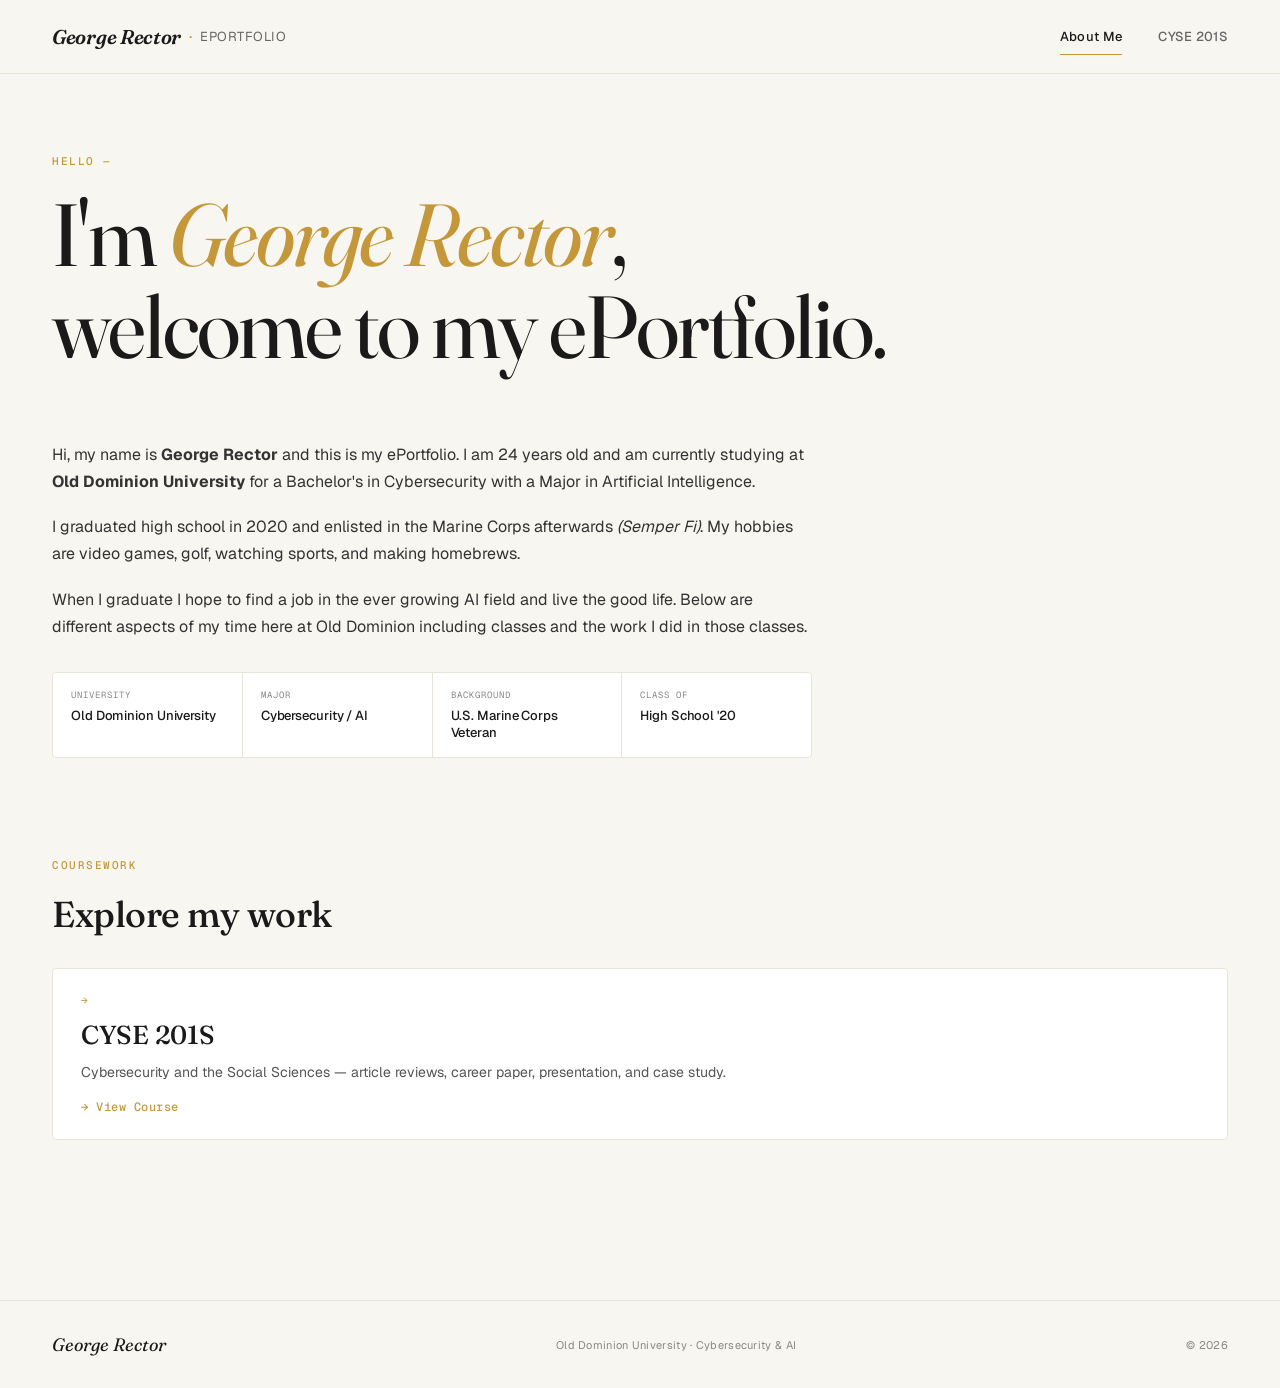
<file: index.html>
<!DOCTYPE html>
<html lang="en">
<head>
  <meta charset="UTF-8" />
  <meta name="viewport" content="width=device-width, initial-scale=1.0" />
  <title>George Rector — ePortfolio</title>
  <link rel="stylesheet" href="styles.css" />
</head>
<body>

  <header class="header">
    <div class="header-inner">
      <a href="index.html" class="brand">
        <span class="brand-first">George Rector</span>
        <span class="brand-sep">·</span>
        <span class="brand-second">ePortfolio</span>
      </a>
      <nav class="nav">
        <a href="index.html" class="nav-link active">About Me</a>
        <a href="cyse.html" class="nav-link">CYSE 201S</a>
      </nav>
      <button class="mobile-toggle" onclick="document.querySelector('.mobile-menu').classList.toggle('open')">☰</button>
    </div>
    <div class="mobile-menu">
      <a href="index.html" class="nav-link">About Me</a>
      <a href="cyse.html" class="nav-link">CYSE 201S — Overview</a>
      <a href="reviews.html" class="sub-link">Article Reviews</a>
      <a href="career.html" class="sub-link">Career Paper</a>
      <a href="presentation.html" class="sub-link">Presentation</a>
      <a href="case-study.html" class="sub-link">Case Study</a>
    </div>
  </header>

  <main>
    <div class="container">
      <div class="section" style="padding-top: 80px;">
        <div class="kicker fade-up">HELLO —</div>

        <h1 class="hero-title fade-up delay-1">
          I'm <em class="title-italic">George Rector</em>,<br />
          welcome to my ePortfolio.
        </h1>

        <div class="bio-section fade-up delay-3" style="max-width: 760px;">
            <p class="bio-para">
              Hi, my name is <strong>George Rector</strong> and this is my ePortfolio. I am 24 years old and am currently studying at <strong>Old Dominion University</strong> for a Bachelor's in Cybersecurity with a Major in Artificial Intelligence.
            </p>
            <p class="bio-para">
              I graduated high school in 2020 and enlisted in the Marine Corps afterwards <em>(Semper Fi)</em>. My hobbies are video games, golf, watching sports, and making homebrews.
            </p>
            <p class="bio-para">
              When I graduate I hope to find a job in the ever growing AI field and live the good life. Below are different aspects of my time here at Old Dominion including classes and the work I did in those classes.
            </p>

            <div class="fact-grid">
              <div class="fact">
                <div class="fact-label">University</div>
                <div class="fact-value">Old Dominion University</div>
              </div>
              <div class="fact">
                <div class="fact-label">Major</div>
                <div class="fact-value">Cybersecurity / AI</div>
              </div>
              <div class="fact">
                <div class="fact-label">Background</div>
                <div class="fact-value">U.S. Marine Corps Veteran</div>
              </div>
              <div class="fact">
                <div class="fact-label">Class of</div>
                <div class="fact-value">High School '20</div>
              </div>
            </div>
          </div>
      </div>

      <div class="section" style="padding-top: 40px; padding-bottom: 80px;">
        <div class="kicker fade-up">COURSEWORK</div>
        <h2 class="section-title fade-up delay-1">Explore my work</h2>

        <div class="work-grid">
          <a href="cyse.html" class="card-link fade-up delay-1">
            <div class="work-num">→</div>
            <div class="work-title">CYSE 201S</div>
            <div class="work-desc">Cybersecurity and the Social Sciences — article reviews, career paper, presentation, and case study.</div>
            <div class="work-arrow">→ View Course</div>
          </a>
        </div>
      </div>
    </div>
  </main>

  <footer class="footer">
    <div class="footer-inner">
      <div class="footer-brand">George Rector</div>
      <div class="footer-meta">Old Dominion University · Cybersecurity & AI</div>
      <div class="footer-meta">© 2026</div>
    </div>
  </footer>

</body>
</html>
</file>
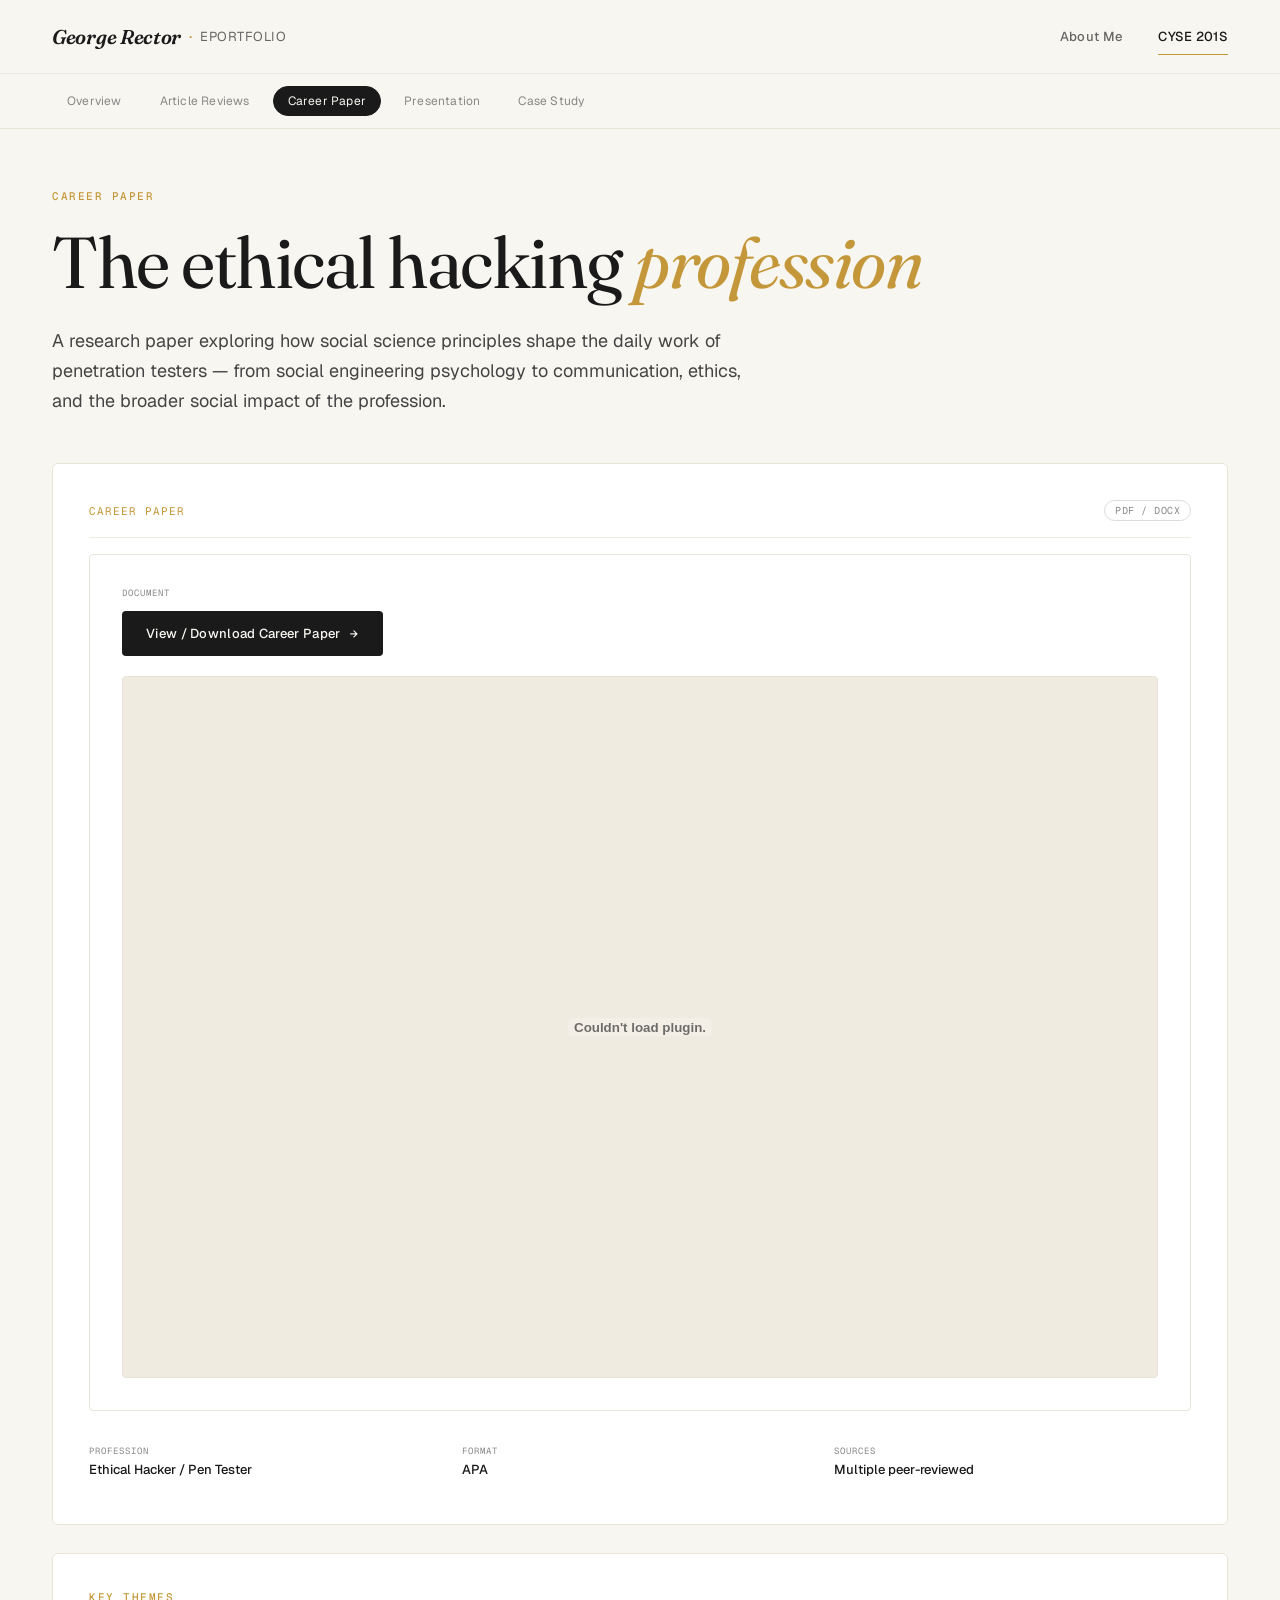
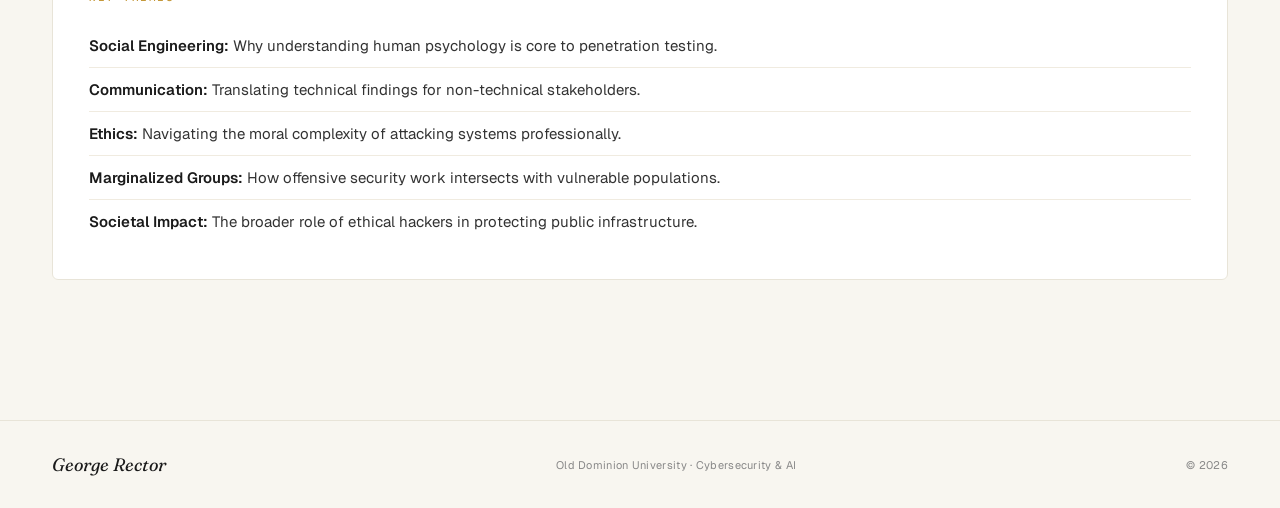
<file: career.html>
<!DOCTYPE html>
<html lang="en">
<head>
  <meta charset="UTF-8" />
  <meta name="viewport" content="width=device-width, initial-scale=1.0" />
  <title>Career Paper — George Rector ePortfolio</title>
  <link rel="stylesheet" href="styles.css" />
</head>
<body>

  <header class="header">
    <div class="header-inner">
      <a href="index.html" class="brand">
        <span class="brand-first">George Rector</span>
        <span class="brand-sep">·</span>
        <span class="brand-second">ePortfolio</span>
      </a>
      <nav class="nav">
        <a href="index.html" class="nav-link">About Me</a>
        <a href="cyse.html" class="nav-link active">CYSE 201S</a>
      </nav>
      <button class="mobile-toggle" onclick="document.querySelector('.mobile-menu').classList.toggle('open')">☰</button>
    </div>
    <div class="mobile-menu">
      <a href="index.html" class="nav-link">About Me</a>
      <a href="cyse.html" class="nav-link">CYSE 201S — Overview</a>
      <a href="reviews.html" class="sub-link">Article Reviews</a>
      <a href="career.html" class="sub-link">Career Paper</a>
      <a href="presentation.html" class="sub-link">Presentation</a>
      <a href="case-study.html" class="sub-link">Case Study</a>
    </div>
    <div class="sub-nav">
      <div class="sub-nav-inner">
        <a href="cyse.html" class="sub-link">Overview</a>
        <a href="reviews.html" class="sub-link">Article Reviews</a>
        <a href="career.html" class="sub-link active">Career Paper</a>
        <a href="presentation.html" class="sub-link">Presentation</a>
        <a href="case-study.html" class="sub-link">Case Study</a>
      </div>
    </div>
  </header>

  <main>
    <div class="container">
      <div class="section">
        <div class="kicker fade-up">CAREER PAPER</div>
        <h1 class="page-title fade-up delay-1">
          The ethical hacking <em class="title-italic">profession</em>
        </h1>
        <p class="lead fade-up delay-2">
          A research paper exploring how social science principles shape the daily work of penetration testers — from social engineering psychology to communication, ethics, and the broader social impact of the profession.
        </p>

        <div class="review-card fade-up delay-1">
          <div class="review-header">
            <span class="review-num">Career Paper</span>
            <span class="review-type">PDF / DOCX</span>
          </div>

          <div class="upload-box">
            <div class="upload-label">DOCUMENT</div>
            <a href="files/career-paper.pdf" class="file-button" target="_blank" rel="noopener">
              View / Download Career Paper <span class="arrow">→</span>
            </a>
            <div style="margin-top: 20px; border: 1px solid #e8e4d8; border-radius: 4px; overflow: hidden; background: #f0ebe0; min-height: 700px;">
              <object data="files/career-paper.pdf" type="application/pdf" width="100%" height="700" style="display: block;">
                <embed src="files/career-paper.pdf" type="application/pdf" width="100%" height="700" />
                <div style="padding: 60px 30px; text-align: center; color: #666;">
                  <p style="margin-bottom: 12px; font-size: 15px; color: #1a1a1a;"><strong>Your browser can't display this PDF inline.</strong></p>
                  <p style="font-size: 13px;">Use the button above to view or download the paper in a new tab.</p>
                </div>
              </object>
            </div>
          </div>

          <div class="review-meta">
            <div class="meta-item">
              <div class="meta-label">Profession</div>
              <div class="meta-value">Ethical Hacker / Pen Tester</div>
            </div>
            <div class="meta-item">
              <div class="meta-label">Format</div>
              <div class="meta-value">APA</div>
            </div>
            <div class="meta-item">
              <div class="meta-label">Sources</div>
              <div class="meta-value">Multiple peer-reviewed</div>
            </div>
          </div>
        </div>

        <div class="summary-box fade-up delay-2">
          <div class="kicker">KEY THEMES</div>
          <ul class="theme-list">
            <li><strong>Social Engineering:</strong> Why understanding human psychology is core to penetration testing.</li>
            <li><strong>Communication:</strong> Translating technical findings for non-technical stakeholders.</li>
            <li><strong>Ethics:</strong> Navigating the moral complexity of attacking systems professionally.</li>
            <li><strong>Marginalized Groups:</strong> How offensive security work intersects with vulnerable populations.</li>
            <li><strong>Societal Impact:</strong> The broader role of ethical hackers in protecting public infrastructure.</li>
          </ul>
        </div>
      </div>
    </div>
  </main>

  <footer class="footer">
    <div class="footer-inner">
      <div class="footer-brand">George Rector</div>
      <div class="footer-meta">Old Dominion University · Cybersecurity &amp; AI</div>
      <div class="footer-meta">© 2026</div>
    </div>
  </footer>

</body>
</html>
</file>
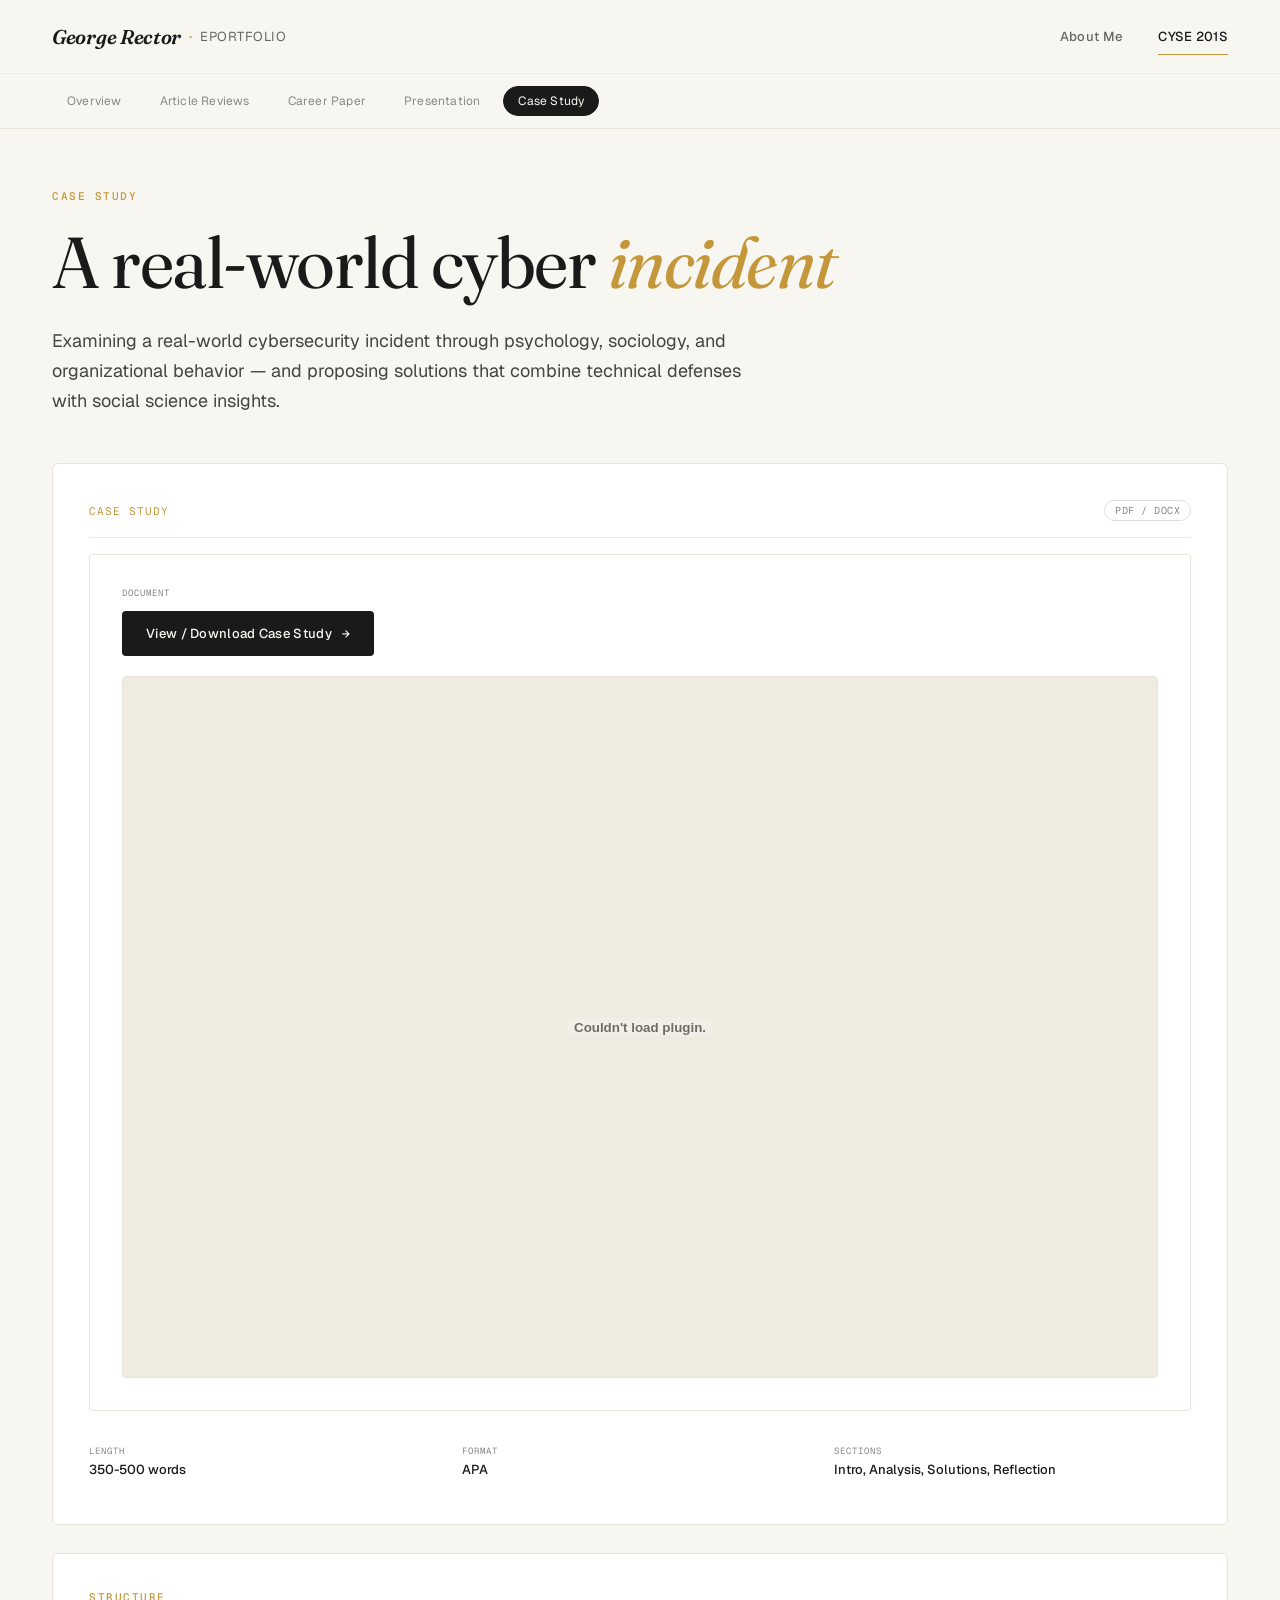
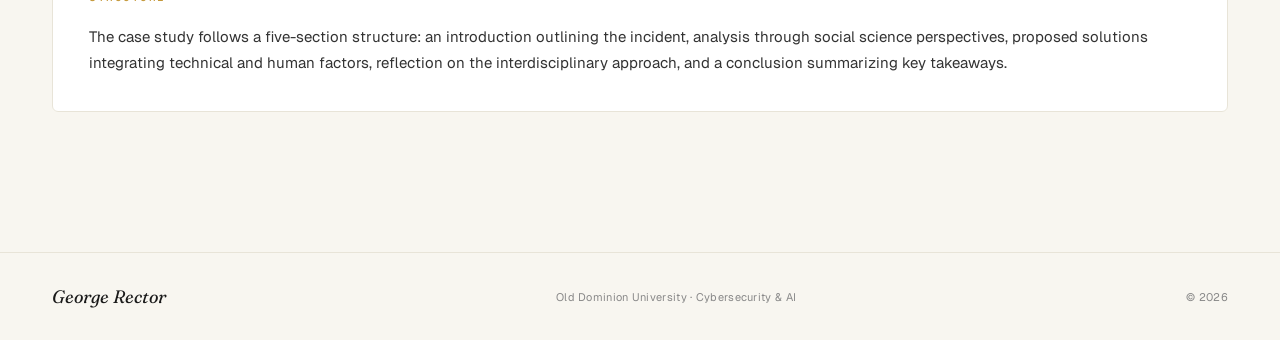
<file: case-study.html>
<!DOCTYPE html>
<html lang="en">
<head>
  <meta charset="UTF-8" />
  <meta name="viewport" content="width=device-width, initial-scale=1.0" />
  <title>Case Study — George Rector ePortfolio</title>
  <link rel="stylesheet" href="styles.css" />
</head>
<body>

  <header class="header">
    <div class="header-inner">
      <a href="index.html" class="brand">
        <span class="brand-first">George Rector</span>
        <span class="brand-sep">·</span>
        <span class="brand-second">ePortfolio</span>
      </a>
      <nav class="nav">
        <a href="index.html" class="nav-link">About Me</a>
        <a href="cyse.html" class="nav-link active">CYSE 201S</a>
      </nav>
      <button class="mobile-toggle" onclick="document.querySelector('.mobile-menu').classList.toggle('open')">☰</button>
    </div>
    <div class="mobile-menu">
      <a href="index.html" class="nav-link">About Me</a>
      <a href="cyse.html" class="nav-link">CYSE 201S — Overview</a>
      <a href="reviews.html" class="sub-link">Article Reviews</a>
      <a href="career.html" class="sub-link">Career Paper</a>
      <a href="presentation.html" class="sub-link">Presentation</a>
      <a href="case-study.html" class="sub-link">Case Study</a>
    </div>
    <div class="sub-nav">
      <div class="sub-nav-inner">
        <a href="cyse.html" class="sub-link">Overview</a>
        <a href="reviews.html" class="sub-link">Article Reviews</a>
        <a href="career.html" class="sub-link">Career Paper</a>
        <a href="presentation.html" class="sub-link">Presentation</a>
        <a href="case-study.html" class="sub-link active">Case Study</a>
      </div>
    </div>
  </header>

  <main>
    <div class="container">
      <div class="section">
        <div class="kicker fade-up">CASE STUDY</div>
        <h1 class="page-title fade-up delay-1">
          A real-world cyber <em class="title-italic">incident</em>
        </h1>
        <p class="lead fade-up delay-2">
          Examining a real-world cybersecurity incident through psychology, sociology, and organizational behavior — and proposing solutions that combine technical defenses with social science insights.
        </p>

        <div class="review-card fade-up delay-1">
          <div class="review-header">
            <span class="review-num">Case Study</span>
            <span class="review-type">PDF / DOCX</span>
          </div>

          <div class="upload-box">
            <div class="upload-label">DOCUMENT</div>
            <a href="files/case-study.pdf" class="file-button" target="_blank" rel="noopener">
              View / Download Case Study <span class="arrow">→</span>
            </a>
            <div style="margin-top: 20px; border: 1px solid #e8e4d8; border-radius: 4px; overflow: hidden; background: #f0ebe0; min-height: 700px;">
              <object data="files/case-study.pdf" type="application/pdf" width="100%" height="700" style="display: block;">
                <embed src="files/case-study.pdf" type="application/pdf" width="100%" height="700" />
                <div style="padding: 60px 30px; text-align: center; color: #666;">
                  <p style="margin-bottom: 12px; font-size: 15px; color: #1a1a1a;"><strong>Your browser can't display this PDF inline.</strong></p>
                  <p style="font-size: 13px;">Use the button above to view or download the paper in a new tab.</p>
                </div>
              </object>
            </div>
          </div>

          <div class="review-meta">
            <div class="meta-item">
              <div class="meta-label">Length</div>
              <div class="meta-value">350-500 words</div>
            </div>
            <div class="meta-item">
              <div class="meta-label">Format</div>
              <div class="meta-value">APA</div>
            </div>
            <div class="meta-item">
              <div class="meta-label">Sections</div>
              <div class="meta-value">Intro, Analysis, Solutions, Reflection</div>
            </div>
          </div>
        </div>

        <div class="summary-box fade-up delay-2">
          <div class="kicker">STRUCTURE</div>
          <p class="theme-text">
            The case study follows a five-section structure: an introduction outlining the incident, analysis through social science perspectives, proposed solutions integrating technical and human factors, reflection on the interdisciplinary approach, and a conclusion summarizing key takeaways.
          </p>
        </div>
      </div>
    </div>
  </main>

  <footer class="footer">
    <div class="footer-inner">
      <div class="footer-brand">George Rector</div>
      <div class="footer-meta">Old Dominion University · Cybersecurity &amp; AI</div>
      <div class="footer-meta">© 2026</div>
    </div>
  </footer>

</body>
</html>
</file>
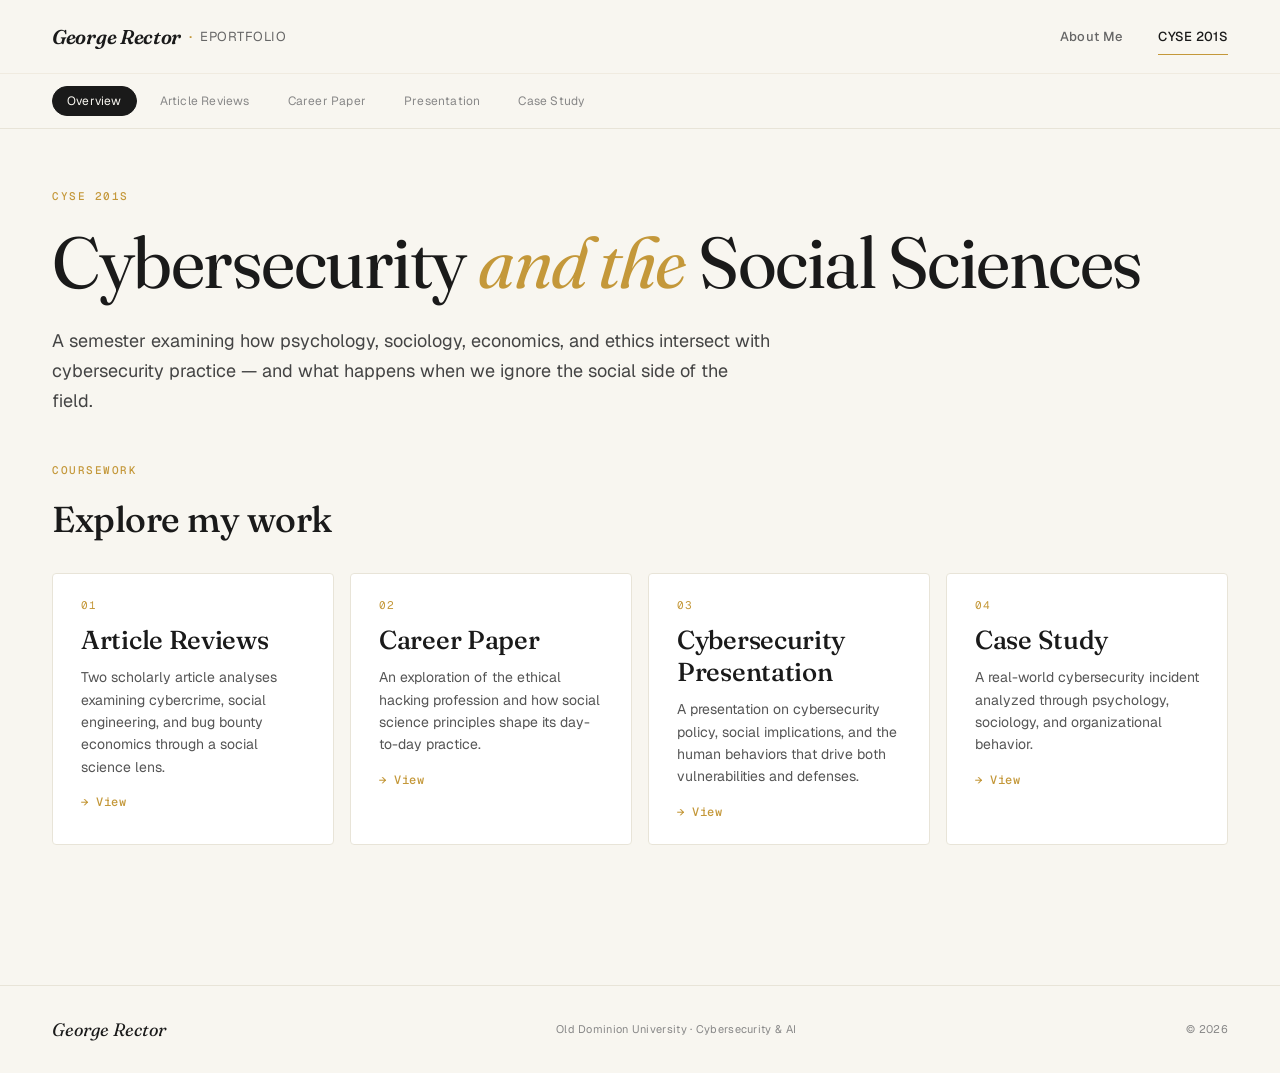
<file: cyse.html>
<!DOCTYPE html>
<html lang="en">
<head>
  <meta charset="UTF-8" />
  <meta name="viewport" content="width=device-width, initial-scale=1.0" />
  <title>CYSE 201S — George Rector ePortfolio</title>
  <link rel="stylesheet" href="styles.css" />
</head>
<body>

  <header class="header">
    <div class="header-inner">
      <a href="index.html" class="brand">
        <span class="brand-first">George Rector</span>
        <span class="brand-sep">·</span>
        <span class="brand-second">ePortfolio</span>
      </a>
      <nav class="nav">
        <a href="index.html" class="nav-link">About Me</a>
        <a href="cyse.html" class="nav-link active">CYSE 201S</a>
      </nav>
      <button class="mobile-toggle" onclick="document.querySelector('.mobile-menu').classList.toggle('open')">☰</button>
    </div>
    <div class="mobile-menu">
      <a href="index.html" class="nav-link">About Me</a>
      <a href="cyse.html" class="nav-link">CYSE 201S — Overview</a>
      <a href="reviews.html" class="sub-link">Article Reviews</a>
      <a href="career.html" class="sub-link">Career Paper</a>
      <a href="presentation.html" class="sub-link">Presentation</a>
      <a href="case-study.html" class="sub-link">Case Study</a>
    </div>
    <!-- Sub-nav -->
    <div class="sub-nav">
      <div class="sub-nav-inner">
        <a href="cyse.html" class="sub-link active">Overview</a>
        <a href="reviews.html" class="sub-link">Article Reviews</a>
        <a href="career.html" class="sub-link">Career Paper</a>
        <a href="presentation.html" class="sub-link">Presentation</a>
        <a href="case-study.html" class="sub-link">Case Study</a>
      </div>
    </div>
  </header>

  <main>
    <div class="container">
      <div class="section">
        <div class="kicker fade-up">CYSE 201S</div>
        <h1 class="page-title fade-up delay-1">
          Cybersecurity <em class="title-italic">and the</em> Social Sciences
        </h1>
        <p class="lead fade-up delay-2">
          A semester examining how psychology, sociology, economics, and ethics intersect with cybersecurity practice — and what happens when we ignore the social side of the field.
        </p>

        <!-- Coursework navigation -->
        <div style="margin-top: 40px;">
          <div class="kicker">COURSEWORK</div>
          <h2 class="section-title">Explore my work</h2>

          <div class="work-grid">
            <a href="reviews.html" class="card-link fade-up delay-1">
              <div class="work-num">01</div>
              <div class="work-title">Article Reviews</div>
              <div class="work-desc">Two scholarly article analyses examining cybercrime, social engineering, and bug bounty economics through a social science lens.</div>
              <div class="work-arrow">→ View</div>
            </a>

            <a href="career.html" class="card-link fade-up delay-2">
              <div class="work-num">02</div>
              <div class="work-title">Career Paper</div>
              <div class="work-desc">An exploration of the ethical hacking profession and how social science principles shape its day-to-day practice.</div>
              <div class="work-arrow">→ View</div>
            </a>

            <a href="presentation.html" class="card-link fade-up delay-3">
              <div class="work-num">03</div>
              <div class="work-title">Cybersecurity Presentation</div>
              <div class="work-desc">A presentation on cybersecurity policy, social implications, and the human behaviors that drive both vulnerabilities and defenses.</div>
              <div class="work-arrow">→ View</div>
            </a>

            <a href="case-study.html" class="card-link fade-up delay-4">
              <div class="work-num">04</div>
              <div class="work-title">Case Study</div>
              <div class="work-desc">A real-world cybersecurity incident analyzed through psychology, sociology, and organizational behavior.</div>
              <div class="work-arrow">→ View</div>
            </a>
          </div>
        </div>
      </div>
    </div>
  </main>

  <footer class="footer">
    <div class="footer-inner">
      <div class="footer-brand">George Rector</div>
      <div class="footer-meta">Old Dominion University · Cybersecurity &amp; AI</div>
      <div class="footer-meta">© 2026</div>
    </div>
  </footer>

</body>
</html>
</file>
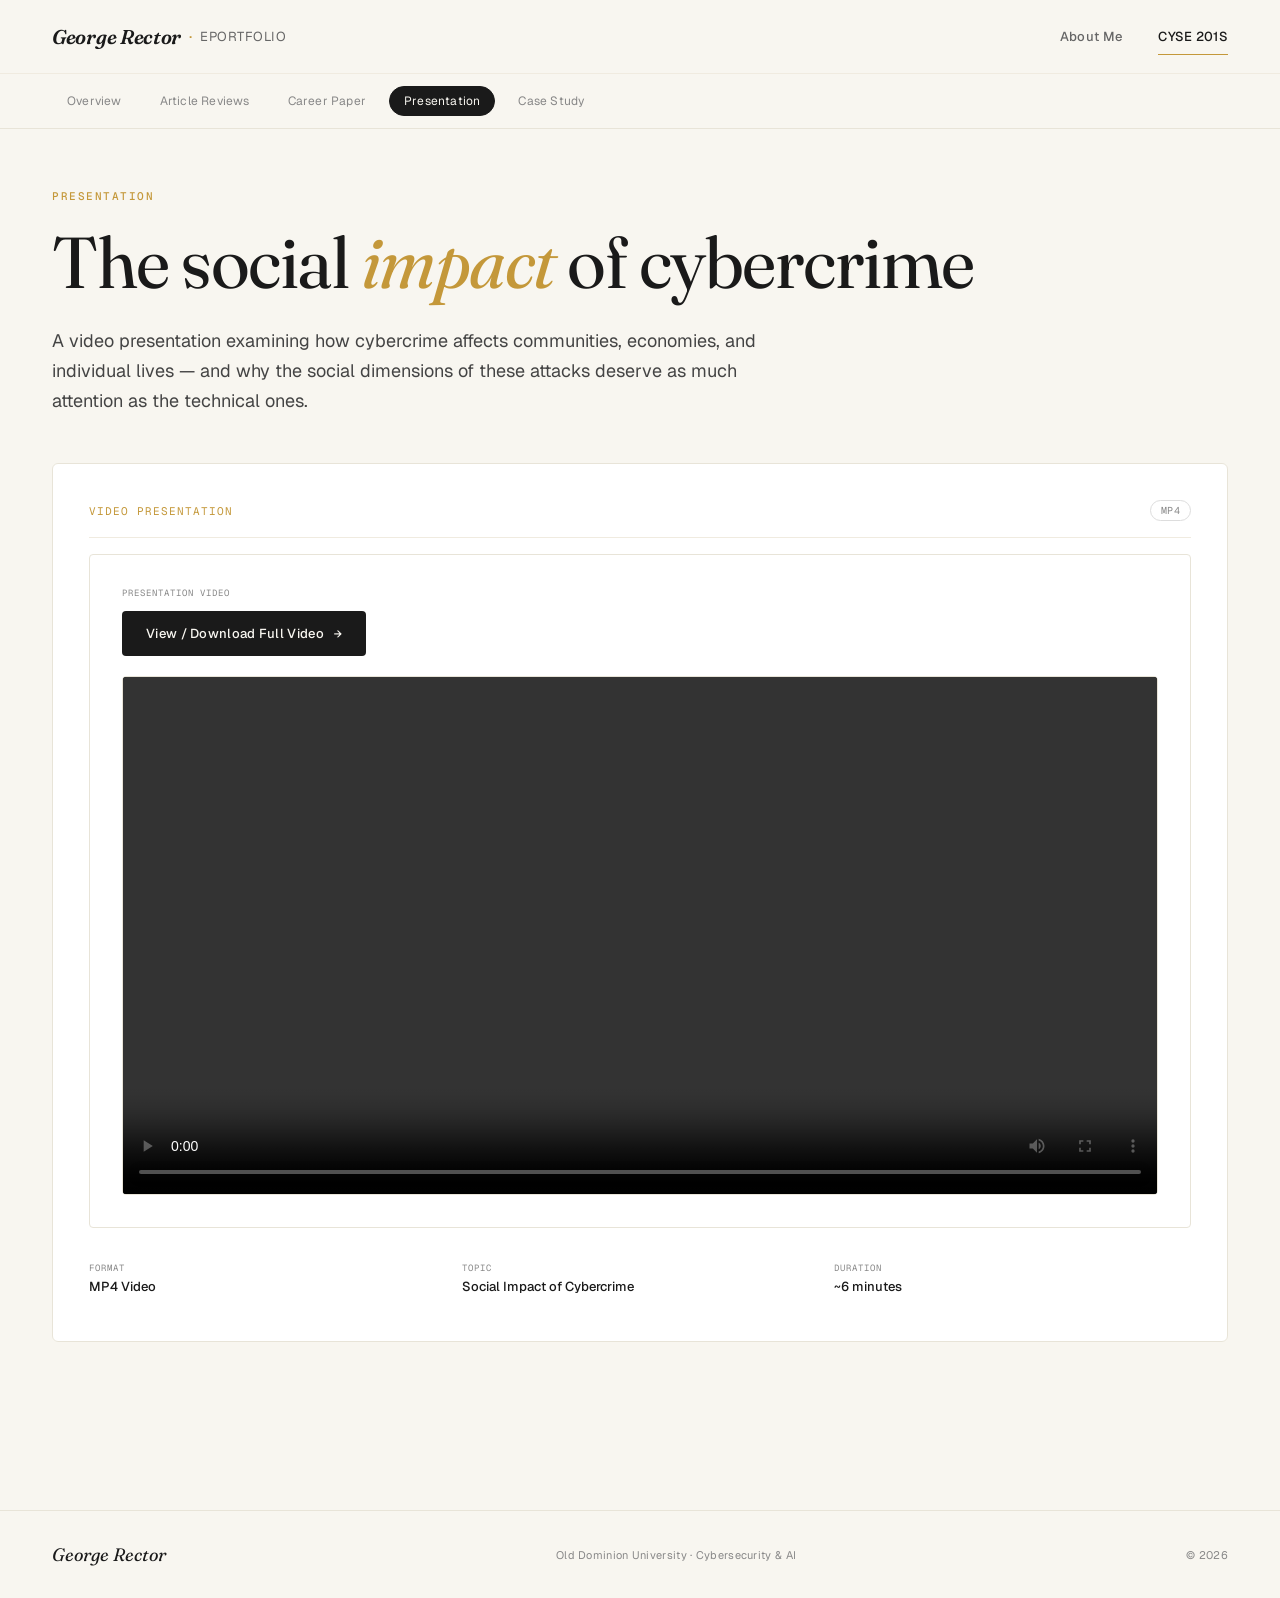
<file: presentation.html>
<!DOCTYPE html>
<html lang="en">
<head>
  <meta charset="UTF-8" />
  <meta name="viewport" content="width=device-width, initial-scale=1.0" />
  <title>Presentation — George Rector ePortfolio</title>
  <link rel="stylesheet" href="styles.css" />
</head>
<body>

  <header class="header">
    <div class="header-inner">
      <a href="index.html" class="brand">
        <span class="brand-first">George Rector</span>
        <span class="brand-sep">·</span>
        <span class="brand-second">ePortfolio</span>
      </a>
      <nav class="nav">
        <a href="index.html" class="nav-link">About Me</a>
        <a href="cyse.html" class="nav-link active">CYSE 201S</a>
      </nav>
      <button class="mobile-toggle" onclick="document.querySelector('.mobile-menu').classList.toggle('open')">☰</button>
    </div>
    <div class="mobile-menu">
      <a href="index.html" class="nav-link">About Me</a>
      <a href="cyse.html" class="nav-link">CYSE 201S — Overview</a>
      <a href="reviews.html" class="sub-link">Article Reviews</a>
      <a href="career.html" class="sub-link">Career Paper</a>
      <a href="presentation.html" class="sub-link">Presentation</a>
      <a href="case-study.html" class="sub-link">Case Study</a>
    </div>
    <div class="sub-nav">
      <div class="sub-nav-inner">
        <a href="cyse.html" class="sub-link">Overview</a>
        <a href="reviews.html" class="sub-link">Article Reviews</a>
        <a href="career.html" class="sub-link">Career Paper</a>
        <a href="presentation.html" class="sub-link active">Presentation</a>
        <a href="case-study.html" class="sub-link">Case Study</a>
      </div>
    </div>
  </header>

  <main>
    <div class="container">
      <div class="section">
        <div class="kicker fade-up">PRESENTATION</div>
        <h1 class="page-title fade-up delay-1">
          The social <em class="title-italic">impact</em> of cybercrime
        </h1>
        <p class="lead fade-up delay-2">
          A video presentation examining how cybercrime affects communities, economies, and individual lives — and why the social dimensions of these attacks deserve as much attention as the technical ones.
        </p>

        <div class="review-card fade-up delay-1">
          <div class="review-header">
            <span class="review-num">Video Presentation</span>
            <span class="review-type">MP4</span>
          </div>

          <div class="upload-box">
            <div class="upload-label">PRESENTATION VIDEO</div>
            <a href="files/presentation.mp4" class="file-button" target="_blank" rel="noopener">
              View / Download Full Video <span class="arrow">→</span>
            </a>
            <div style="margin-top: 20px; border: 1px solid #e8e4d8; border-radius: 4px; overflow: hidden; background: #000;">
              <video controls preload="metadata" style="width: 100%; display: block; background: #000;" playsinline>
                <source src="files/presentation.mp4" type="video/mp4" />
                <p style="color: #fff; padding: 40px; text-align: center;">Your browser doesn't support inline video. <a href="files/presentation.mp4" style="color: #c4983a;">Download the video</a> instead.</p>
              </video>
            </div>
          </div>

          <div class="review-meta">
            <div class="meta-item">
              <div class="meta-label">Format</div>
              <div class="meta-value">MP4 Video</div>
            </div>
            <div class="meta-item">
              <div class="meta-label">Topic</div>
              <div class="meta-value">Social Impact of Cybercrime</div>
            </div>
            <div class="meta-item">
              <div class="meta-label">Duration</div>
              <div class="meta-value">~6 minutes</div>
            </div>
          </div>
        </div>
      </div>
    </div>
  </main>

  <footer class="footer">
    <div class="footer-inner">
      <div class="footer-brand">George Rector</div>
      <div class="footer-meta">Old Dominion University · Cybersecurity &amp; AI</div>
      <div class="footer-meta">© 2026</div>
    </div>
  </footer>

</body>
</html>
</file>
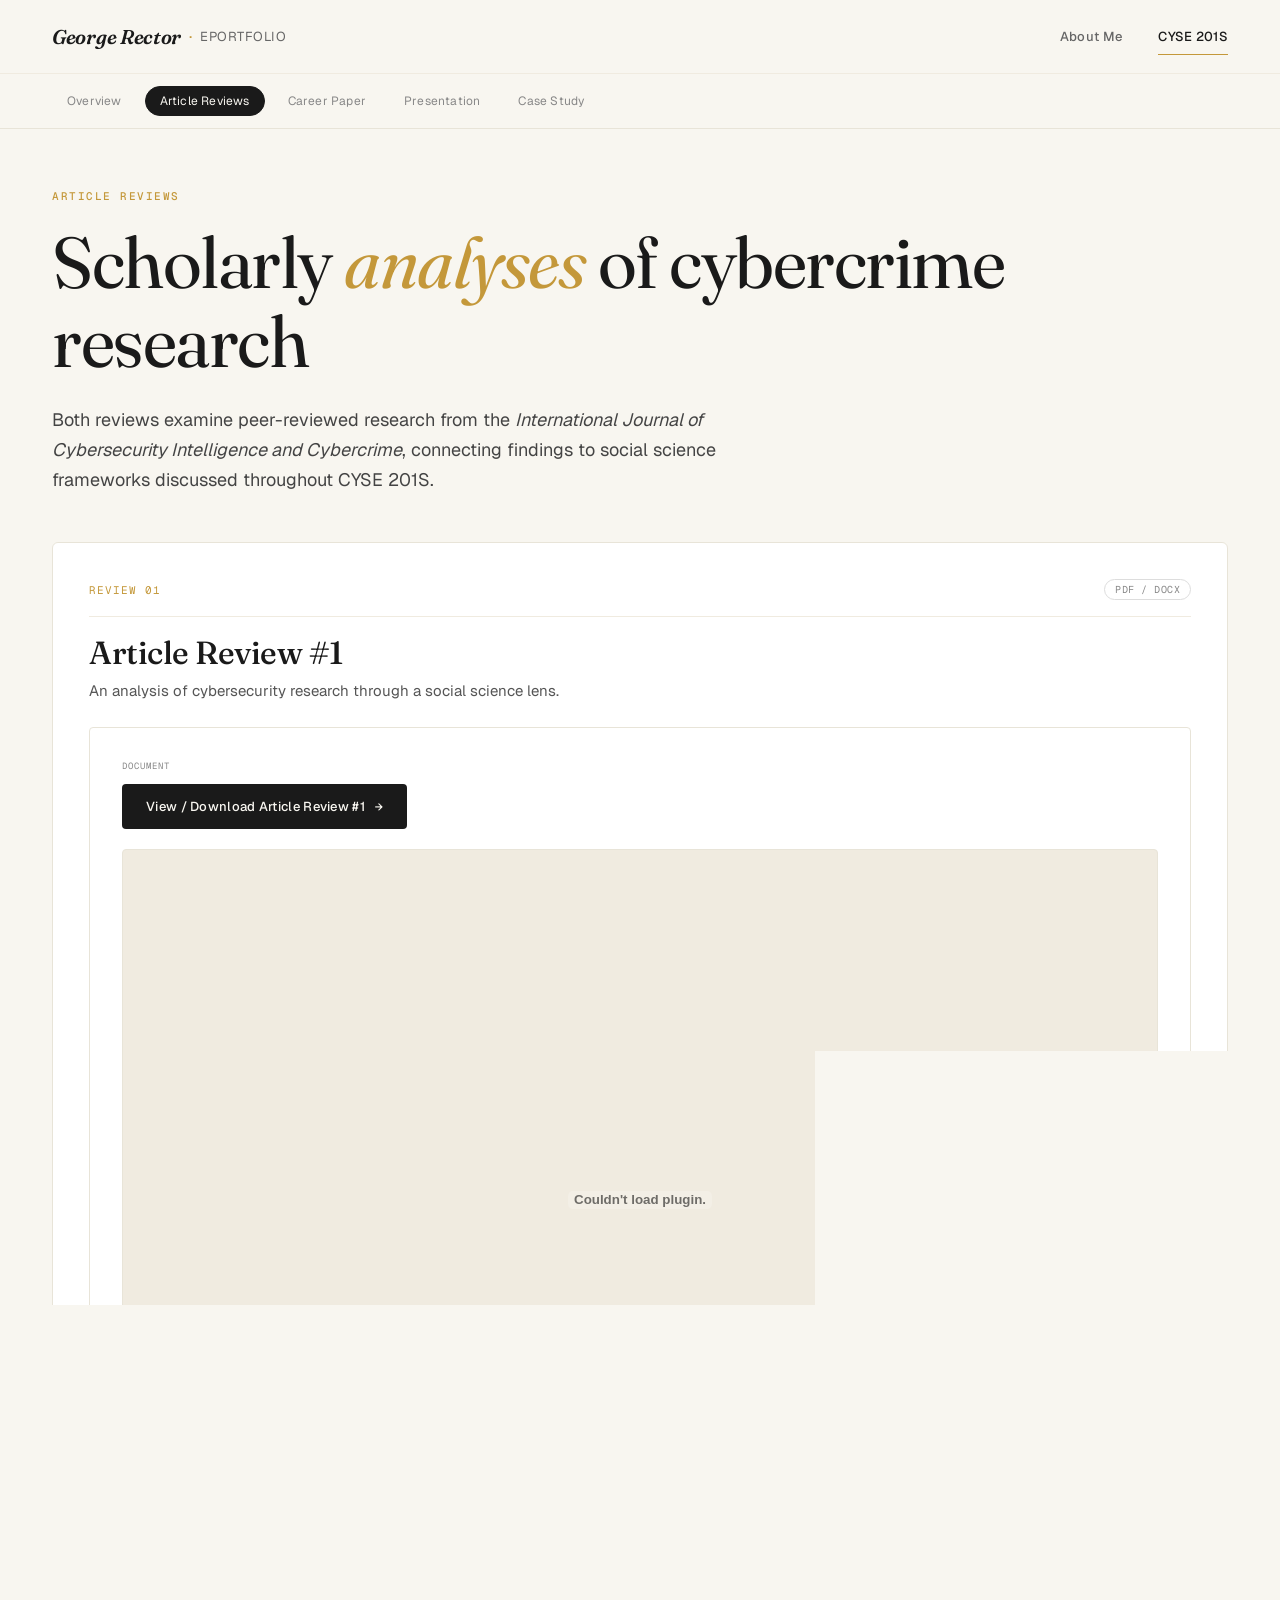
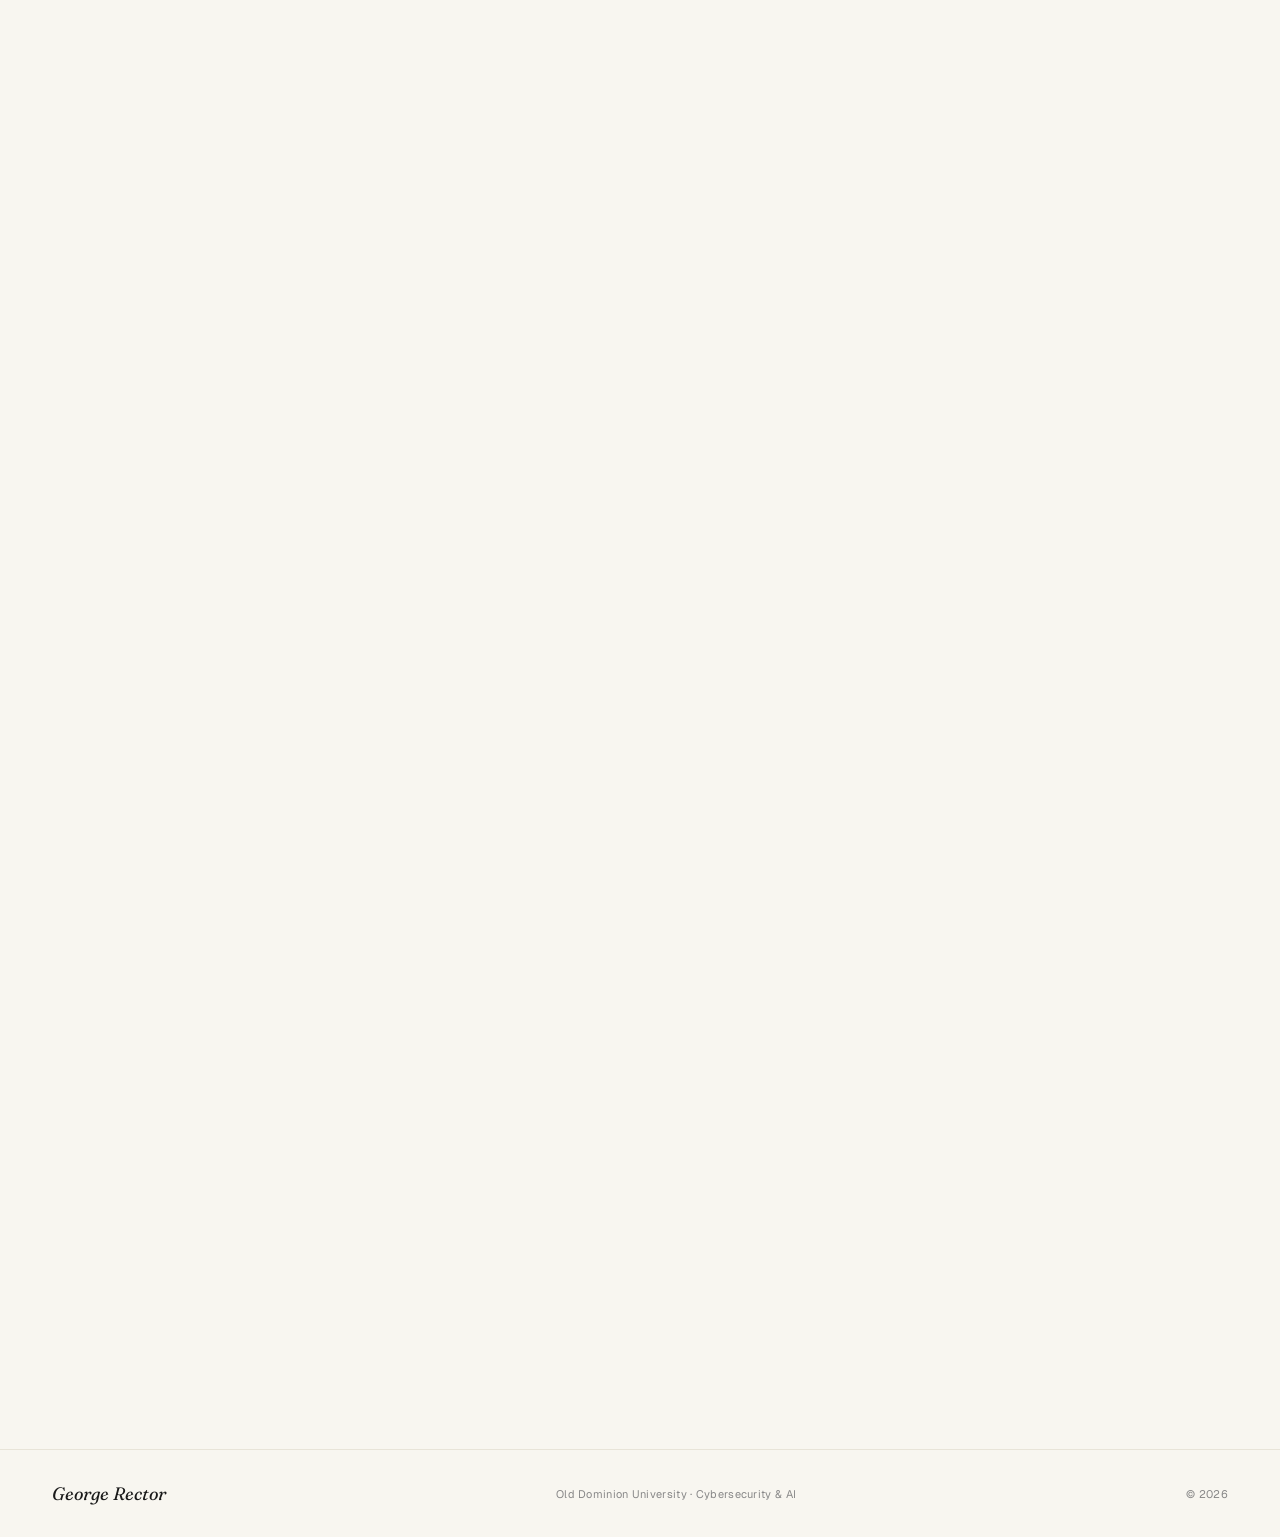
<file: reviews.html>
<!DOCTYPE html>
<html lang="en">
<head>
  <meta charset="UTF-8" />
  <meta name="viewport" content="width=device-width, initial-scale=1.0" />
  <title>Article Reviews — George Rector ePortfolio</title>
  <link rel="stylesheet" href="styles.css" />
</head>
<body>

  <header class="header">
    <div class="header-inner">
      <a href="index.html" class="brand">
        <span class="brand-first">George Rector</span>
        <span class="brand-sep">·</span>
        <span class="brand-second">ePortfolio</span>
      </a>
      <nav class="nav">
        <a href="index.html" class="nav-link">About Me</a>
        <a href="cyse.html" class="nav-link active">CYSE 201S</a>
      </nav>
      <button class="mobile-toggle" onclick="document.querySelector('.mobile-menu').classList.toggle('open')">☰</button>
    </div>
    <div class="mobile-menu">
      <a href="index.html" class="nav-link">About Me</a>
      <a href="cyse.html" class="nav-link">CYSE 201S — Overview</a>
      <a href="reviews.html" class="sub-link">Article Reviews</a>
      <a href="career.html" class="sub-link">Career Paper</a>
      <a href="presentation.html" class="sub-link">Presentation</a>
      <a href="case-study.html" class="sub-link">Case Study</a>
    </div>
    <div class="sub-nav">
      <div class="sub-nav-inner">
        <a href="cyse.html" class="sub-link">Overview</a>
        <a href="reviews.html" class="sub-link active">Article Reviews</a>
        <a href="career.html" class="sub-link">Career Paper</a>
        <a href="presentation.html" class="sub-link">Presentation</a>
        <a href="case-study.html" class="sub-link">Case Study</a>
      </div>
    </div>
  </header>

  <main>
    <div class="container">
      <div class="section">
        <div class="kicker fade-up">ARTICLE REVIEWS</div>
        <h1 class="page-title fade-up delay-1">
          Scholarly <em class="title-italic">analyses</em> of cybercrime research
        </h1>
        <p class="lead fade-up delay-2">
          Both reviews examine peer-reviewed research from the <em>International Journal of Cybersecurity Intelligence and Cybercrime</em>, connecting findings to social science frameworks discussed throughout CYSE 201S.
        </p>

        <!-- Review 1 -->
        <div class="review-card fade-up delay-1">
          <div class="review-header">
            <span class="review-num">Review 01</span>
            <span class="review-type">PDF / DOCX</span>
          </div>
          <h2 class="review-title">Article Review #1</h2>
          <p class="review-subtitle">An analysis of cybersecurity research through a social science lens.</p>

          <div class="upload-box">
            <div class="upload-label">DOCUMENT</div>
            <a href="files/article-review-1.pdf" class="file-button" target="_blank" rel="noopener">
              View / Download Article Review #1 <span class="arrow">→</span>
            </a>
            <div style="margin-top: 20px; border: 1px solid #e8e4d8; border-radius: 4px; overflow: hidden; background: #f0ebe0; min-height: 700px;">
              <object data="files/article-review-1.pdf" type="application/pdf" width="100%" height="700" style="display: block;">
                <embed src="files/article-review-1.pdf" type="application/pdf" width="100%" height="700" />
                <div style="padding: 60px 30px; text-align: center; color: #666;">
                  <p style="margin-bottom: 12px; font-size: 15px; color: #1a1a1a;"><strong>Your browser can't display this PDF inline.</strong></p>
                  <p style="font-size: 13px;">Use the button above to view or download the paper in a new tab.</p>
                </div>
              </object>
            </div>
          </div>

          <div class="review-meta">
            <div class="meta-item">
              <div class="meta-label">Source</div>
              <div class="meta-value">IJCIC, peer-reviewed</div>
            </div>
            <div class="meta-item">
              <div class="meta-label">Format</div>
              <div class="meta-value">APA, Times New Roman 12pt</div>
            </div>
            <div class="meta-item">
              <div class="meta-label">Length</div>
              <div class="meta-value">1+ pages</div>
            </div>
          </div>
        </div>

        <!-- Review 2 -->
        <div class="review-card fade-up delay-2">
          <div class="review-header">
            <span class="review-num">Review 02</span>
            <span class="review-type">PDF / DOCX</span>
          </div>
          <h2 class="review-title">Article Review #2</h2>
          <p class="review-subtitle">Vishing and Smishing Perpetrators and Their Victims in Nigerian Slums.</p>

          <div class="upload-box">
            <div class="upload-label">DOCUMENT</div>
            <a href="files/article-review-2.pdf" class="file-button" target="_blank" rel="noopener">
              View / Download Article Review #2 <span class="arrow">→</span>
            </a>
            <div style="margin-top: 20px; border: 1px solid #e8e4d8; border-radius: 4px; overflow: hidden; background: #f0ebe0; min-height: 700px;">
              <object data="files/article-review-2.pdf" type="application/pdf" width="100%" height="700" style="display: block;">
                <embed src="files/article-review-2.pdf" type="application/pdf" width="100%" height="700" />
                <div style="padding: 60px 30px; text-align: center; color: #666;">
                  <p style="margin-bottom: 12px; font-size: 15px; color: #1a1a1a;"><strong>Your browser can't display this PDF inline.</strong></p>
                  <p style="font-size: 13px;">Use the button above to view or download the paper in a new tab.</p>
                </div>
              </object>
            </div>
          </div>

          <div class="review-meta">
            <div class="meta-item">
              <div class="meta-label">Authors</div>
              <div class="meta-value">Adeyemo, Olabulo, & Peter</div>
            </div>
            <div class="meta-item">
              <div class="meta-label">Year</div>
              <div class="meta-value">2026</div>
            </div>
            <div class="meta-item">
              <div class="meta-label">Theory</div>
              <div class="meta-value">Routine Activity Theory</div>
            </div>
          </div>
        </div>
      </div>
    </div>
  </main>

  <footer class="footer">
    <div class="footer-inner">
      <div class="footer-brand">George Rector</div>
      <div class="footer-meta">Old Dominion University · Cybersecurity &amp; AI</div>
      <div class="footer-meta">© 2026</div>
    </div>
  </footer>

</body>
</html>
</file>
<file: styles.css>
/* ═══════════════════════════════════════════════════════════════════
   ePortfolio Stylesheet — Augustus
   ═══════════════════════════════════════════════════════════════════ */

@import url('https://fonts.googleapis.com/css2?family=Fraunces:ital,opsz,wght@0,9..144,300;0,9..144,400;0,9..144,500;0,9..144,600;0,9..144,700;1,9..144,400&family=Geist+Mono:wght@400;500&family=Geist:wght@300;400;500;600;700&display=swap');

* { box-sizing: border-box; margin: 0; padding: 0; }

html, body { background: #f8f6f0; }

body {
  font-family: 'Geist', sans-serif;
  color: #1a1a1a;
  -webkit-font-smoothing: antialiased;
  min-height: 100vh;
  display: flex;
  flex-direction: column;
}

::selection { background: #1a1a1a; color: #f8f6f0; }

a { color: inherit; text-decoration: none; }

/* ═══════════ HEADER & NAV ═══════════ */
.header {
  position: sticky;
  top: 0;
  z-index: 100;
  background: rgba(248, 246, 240, 0.92);
  backdrop-filter: blur(20px);
  -webkit-backdrop-filter: blur(20px);
  border-bottom: 1px solid #e8e4d8;
}

.header-inner {
  max-width: 1240px;
  margin: 0 auto;
  padding: 20px 32px;
  display: flex;
  justify-content: space-between;
  align-items: center;
}

.brand {
  display: flex;
  align-items: center;
  gap: 8px;
  background: none;
  border: none;
  cursor: pointer;
  padding: 0;
}
.brand-first {
  font-family: 'Fraunces', serif;
  font-size: 20px;
  font-weight: 600;
  font-style: italic;
  color: #1a1a1a;
  letter-spacing: -0.3px;
}
.brand-sep { color: #c4983a; font-size: 16px; }
.brand-second {
  font-family: 'Geist', sans-serif;
  font-size: 13px;
  font-weight: 400;
  color: #666;
  letter-spacing: 0.5px;
  text-transform: uppercase;
}

.nav { display: flex; gap: 36px; align-items: center; }

.nav-link {
  font-family: 'Geist', sans-serif;
  font-size: 13px;
  font-weight: 500;
  letter-spacing: 0.3px;
  color: #666;
  padding: 8px 0;
  cursor: pointer;
  transition: color 0.2s;
  background: none;
  border: none;
  position: relative;
}
.nav-link:hover { color: #1a1a1a; }
.nav-link.active { color: #1a1a1a; }
.nav-link.active::after {
  content: '';
  position: absolute;
  bottom: -2px;
  left: 0;
  right: 0;
  height: 1px;
  background: #c4983a;
}

.sub-nav {
  border-top: 1px solid #f0ebe0;
  background: #f8f6f0;
}
.sub-nav-inner {
  max-width: 1240px;
  margin: 0 auto;
  padding: 12px 32px;
  display: flex;
  gap: 8px;
  flex-wrap: wrap;
}
.sub-link {
  font-family: 'Geist', sans-serif;
  font-size: 12px;
  font-weight: 400;
  letter-spacing: 0.2px;
  color: #888;
  padding: 6px 14px;
  cursor: pointer;
  transition: all 0.2s;
  background: none;
  border: 1px solid transparent;
  border-radius: 20px;
  display: inline-block;
}
.sub-link:hover { color: #1a1a1a; border-color: #ddd; }
.sub-link.active { background: #1a1a1a; color: #f8f6f0; border-color: #1a1a1a; }

.mobile-toggle {
  display: none;
  background: none;
  border: 1px solid #ddd;
  border-radius: 4px;
  width: 36px;
  height: 36px;
  font-size: 18px;
  cursor: pointer;
  align-items: center;
  justify-content: center;
}

/* ═══════════ MAIN CONTENT ═══════════ */
main { flex: 1; min-height: 70vh; }

.container {
  max-width: 1240px;
  margin: 0 auto;
  padding: 0 32px;
}

.section {
  padding-top: 60px;
  padding-bottom: 60px;
}

.kicker {
  font-family: 'Geist Mono', monospace;
  font-size: 11px;
  font-weight: 500;
  letter-spacing: 1.5px;
  color: #c4983a;
  margin-bottom: 20px;
  text-transform: uppercase;
}

.hero-title {
  font-family: 'Fraunces', serif;
  font-size: clamp(48px, 7vw, 88px);
  font-weight: 400;
  color: #1a1a1a;
  line-height: 1.05;
  letter-spacing: -2px;
  margin-bottom: 60px;
}

.page-title {
  font-family: 'Fraunces', serif;
  font-size: clamp(40px, 6vw, 72px);
  font-weight: 400;
  color: #1a1a1a;
  line-height: 1.1;
  letter-spacing: -1.5px;
  margin-bottom: 24px;
}

.title-italic {
  font-family: 'Fraunces', serif;
  font-weight: 400;
  font-style: italic;
  color: #c4983a;
}

.lead {
  font-size: 18px;
  line-height: 1.65;
  color: #444;
  max-width: 720px;
  margin-bottom: 48px;
}

.section-title {
  font-family: 'Fraunces', serif;
  font-size: 36px;
  font-weight: 500;
  color: #1a1a1a;
  margin-bottom: 32px;
  letter-spacing: -0.5px;
}

/* ═══════════ HERO / ABOUT ME ═══════════ */
.hero-grid {
  display: grid;
  grid-template-columns: minmax(280px, 380px) 1fr;
  gap: 60px;
  align-items: start;
  margin-top: 40px;
}

.image-wrap { position: relative; }
.image-frame {
  aspect-ratio: 3/4;
  border: 1px solid #e8e4d8;
  border-radius: 4px;
  overflow: hidden;
  background: #fff;
}
.image-frame img {
  width: 100%;
  height: 100%;
  object-fit: cover;
  display: block;
}
.image-placeholder {
  width: 100%;
  height: 100%;
  display: flex;
  flex-direction: column;
  align-items: center;
  justify-content: center;
  padding: 30px;
  background: #f0ebe0;
  border: 2px dashed rgba(196, 152, 58, 0.3);
}
.image-meta {
  display: flex;
  justify-content: space-between;
  margin-top: 12px;
  font-family: 'Geist Mono', monospace;
  font-size: 10px;
  color: #888;
  letter-spacing: 0.5px;
}

.bio-section { padding-top: 8px; }
.bio-para {
  font-size: 16px;
  line-height: 1.7;
  color: #333;
  margin-bottom: 18px;
}

.fact-grid {
  display: grid;
  grid-template-columns: repeat(auto-fit, minmax(180px, 1fr));
  gap: 1px;
  margin-top: 32px;
  background: #e8e4d8;
  border: 1px solid #e8e4d8;
  border-radius: 4px;
  overflow: hidden;
}
.fact { padding: 16px 18px; background: #fff; }
.fact-label {
  font-family: 'Geist Mono', monospace;
  font-size: 9px;
  color: #888;
  letter-spacing: 1px;
  margin-bottom: 6px;
  text-transform: uppercase;
}
.fact-value {
  font-size: 13px;
  color: #1a1a1a;
  font-weight: 500;
  letter-spacing: -0.1px;
}

/* ═══════════ QUOTE BLOCK ═══════════ */
.quote-block {
  max-width: 880px;
  margin: 0 auto;
  text-align: center;
  padding: 60px 20px;
}
.quote-mark {
  font-family: 'Fraunces', serif;
  font-size: 120px;
  line-height: 1;
  color: #c4983a;
  font-weight: 300;
  font-style: italic;
}
.quote-text {
  font-family: 'Fraunces', serif;
  font-size: clamp(24px, 3vw, 34px);
  font-style: italic;
  font-weight: 400;
  color: #1a1a1a;
  line-height: 1.4;
  letter-spacing: -0.3px;
  margin-top: 20px;
  margin-bottom: 24px;
}
.quote-attr {
  font-family: 'Geist Mono', monospace;
  font-size: 11px;
  color: #888;
  letter-spacing: 1px;
  text-transform: uppercase;
}

/* ═══════════ VISUAL GRID ═══════════ */
.visual-grid {
  display: grid;
  grid-template-columns: repeat(auto-fit, minmax(260px, 1fr));
  gap: 24px;
  margin-top: 60px;
}
.visual-card {
  background: #fff;
  border: 1px solid #e8e4d8;
  border-radius: 4px;
  padding: 24px;
  transition: all 0.25s;
}
.visual-placeholder {
  aspect-ratio: 4/3;
  background: #f0ebe0;
  border: 2px dashed rgba(196, 152, 58, 0.3);
  border-radius: 4px;
  display: flex;
  flex-direction: column;
  align-items: center;
  justify-content: center;
  margin-bottom: 16px;
}
.visual-card img {
  width: 100%;
  aspect-ratio: 4/3;
  object-fit: cover;
  border-radius: 4px;
  margin-bottom: 16px;
}
.visual-label {
  font-family: 'Fraunces', serif;
  font-size: 20px;
  font-weight: 500;
  color: #1a1a1a;
  margin-bottom: 6px;
  letter-spacing: -0.2px;
}
.visual-desc {
  font-size: 13px;
  color: #666;
  line-height: 1.5;
}

/* ═══════════ COURSEWORK CARDS ═══════════ */
.work-grid {
  display: grid;
  grid-template-columns: repeat(auto-fit, minmax(280px, 1fr));
  gap: 16px;
  margin-top: 24px;
}
.card-link {
  display: block;
  padding: 24px 28px;
  background: #fff;
  border: 1px solid #e8e4d8;
  border-radius: 4px;
  cursor: pointer;
  transition: all 0.25s;
  text-align: left;
}
.card-link:hover {
  border-color: #c4983a;
  transform: translateY(-2px);
  box-shadow: 0 8px 24px rgba(196, 152, 58, 0.08);
}
.work-num {
  font-family: 'Geist Mono', monospace;
  font-size: 11px;
  color: #c4983a;
  letter-spacing: 1px;
  margin-bottom: 12px;
}
.work-title {
  font-family: 'Fraunces', serif;
  font-size: 26px;
  font-weight: 500;
  color: #1a1a1a;
  margin-bottom: 10px;
  letter-spacing: -0.3px;
}
.work-desc {
  font-size: 14px;
  color: #555;
  line-height: 1.6;
  margin-bottom: 16px;
}
.work-arrow {
  font-family: 'Geist Mono', monospace;
  font-size: 12px;
  color: #c4983a;
  font-weight: 500;
  letter-spacing: 0.5px;
}

/* ═══════════ REVIEW / DOC CARDS ═══════════ */
.review-card {
  background: #fff;
  border: 1px solid #e8e4d8;
  border-radius: 6px;
  padding: 36px;
  margin-bottom: 28px;
}
.review-header {
  display: flex;
  justify-content: space-between;
  align-items: center;
  margin-bottom: 16px;
  padding-bottom: 16px;
  border-bottom: 1px solid #f0ebe0;
}
.review-num {
  font-family: 'Geist Mono', monospace;
  font-size: 11px;
  color: #c4983a;
  letter-spacing: 1px;
  text-transform: uppercase;
}
.review-type {
  font-family: 'Geist Mono', monospace;
  font-size: 10px;
  color: #888;
  letter-spacing: 0.5px;
  padding: 3px 10px;
  border: 1px solid #ddd;
  border-radius: 12px;
}
.review-title {
  font-family: 'Fraunces', serif;
  font-size: 32px;
  font-weight: 500;
  color: #1a1a1a;
  margin-bottom: 8px;
  letter-spacing: -0.5px;
}
.review-subtitle {
  font-size: 15px;
  color: #555;
  line-height: 1.5;
  margin-bottom: 24px;
}

.upload-box {
  background: #fff;
  border: 1px solid #e8e4d8;
  border-radius: 4px;
  padding: 32px;
  margin-bottom: 24px;
}
.upload-label {
  font-family: 'Geist Mono', monospace;
  font-size: 9px;
  color: #888;
  letter-spacing: 1px;
  margin-bottom: 12px;
  text-transform: uppercase;
}
.placeholder {
  background: #f0ebe0;
  border: 2px dashed rgba(196, 152, 58, 0.3);
  border-radius: 4px;
  padding: 40px;
  text-align: center;
  color: #a08850;
  font-size: 13px;
  letter-spacing: 0.3px;
}
.placeholder strong {
  color: #1a1a1a;
  display: block;
  margin-bottom: 4px;
  font-size: 14px;
}
.placeholder .icon {
  font-size: 24px;
  margin-bottom: 8px;
  color: #c4983a;
}

/* When you have an actual file link, use this style */
.file-button {
  display: inline-flex;
  align-items: center;
  gap: 10px;
  background: #1a1a1a;
  color: #f8f6f0;
  padding: 14px 24px;
  border-radius: 4px;
  font-size: 13px;
  font-weight: 500;
  letter-spacing: 0.3px;
  transition: all 0.2s;
  border: none;
  cursor: pointer;
}
.file-button:hover { background: #c4983a; }
.file-button .arrow { font-family: 'Geist Mono', monospace; }

.review-meta {
  display: grid;
  grid-template-columns: repeat(auto-fit, minmax(140px, 1fr));
  gap: 16px;
  margin-top: 8px;
}
.meta-item { padding: 10px 0; }
.meta-label {
  font-family: 'Geist Mono', monospace;
  font-size: 9px;
  color: #888;
  letter-spacing: 1px;
  margin-bottom: 4px;
  text-transform: uppercase;
}
.meta-value { font-size: 13px; color: #1a1a1a; font-weight: 500; }

/* ═══════════ SUMMARY BOX ═══════════ */
.summary-box {
  background: #fff;
  border: 1px solid #e8e4d8;
  border-radius: 6px;
  padding: 36px;
  margin-top: 24px;
}
.theme-list { list-style: none; padding: 0; margin-top: 16px; }
.theme-list li {
  font-size: 15px;
  line-height: 1.8;
  color: #333;
  padding: 8px 0;
  border-bottom: 1px solid #f0ebe0;
}
.theme-list li:last-child { border-bottom: none; }
.theme-list li strong { color: #1a1a1a; font-weight: 600; }
.theme-text {
  font-size: 15px;
  line-height: 1.7;
  color: #333;
  margin-top: 12px;
}

/* ═══════════ FOOTER ═══════════ */
.footer {
  border-top: 1px solid #e8e4d8;
  margin-top: 80px;
  padding: 32px 0;
}
.footer-inner {
  max-width: 1240px;
  margin: 0 auto;
  padding: 0 32px;
  display: flex;
  justify-content: space-between;
  align-items: center;
  flex-wrap: wrap;
  gap: 16px;
}
.footer-brand {
  font-family: 'Fraunces', serif;
  font-size: 18px;
  font-style: italic;
  color: #1a1a1a;
}
.footer-meta {
  font-size: 11px;
  color: #888;
  letter-spacing: 0.3px;
}

/* ═══════════ ANIMATIONS ═══════════ */
@keyframes fadeUp {
  from { opacity: 0; transform: translateY(20px); }
  to { opacity: 1; transform: translateY(0); }
}
.fade-up { animation: fadeUp 0.6s cubic-bezier(0.16, 1, 0.3, 1) both; }
.delay-1 { animation-delay: 0.1s; }
.delay-2 { animation-delay: 0.2s; }
.delay-3 { animation-delay: 0.3s; }
.delay-4 { animation-delay: 0.4s; }

/* ═══════════ MOBILE ═══════════ */
@media (max-width: 760px) {
  .nav { display: none; }
  .mobile-toggle { display: flex; }
  .hero-grid { grid-template-columns: 1fr; gap: 32px; }
  .header-inner, .container, .footer-inner, .sub-nav-inner { padding-left: 20px; padding-right: 20px; }
  .review-card, .summary-box { padding: 24px; }
  .upload-box { padding: 20px; }
  .placeholder { padding: 24px; }
}

.mobile-menu {
  display: none;
  flex-direction: column;
  gap: 8px;
  padding: 20px 32px;
  background: #fff;
  border-bottom: 1px solid #e8e4d8;
}
.mobile-menu.open { display: flex; }
.mobile-menu .nav-link, .mobile-menu .sub-link { text-align: left; }
</file>
